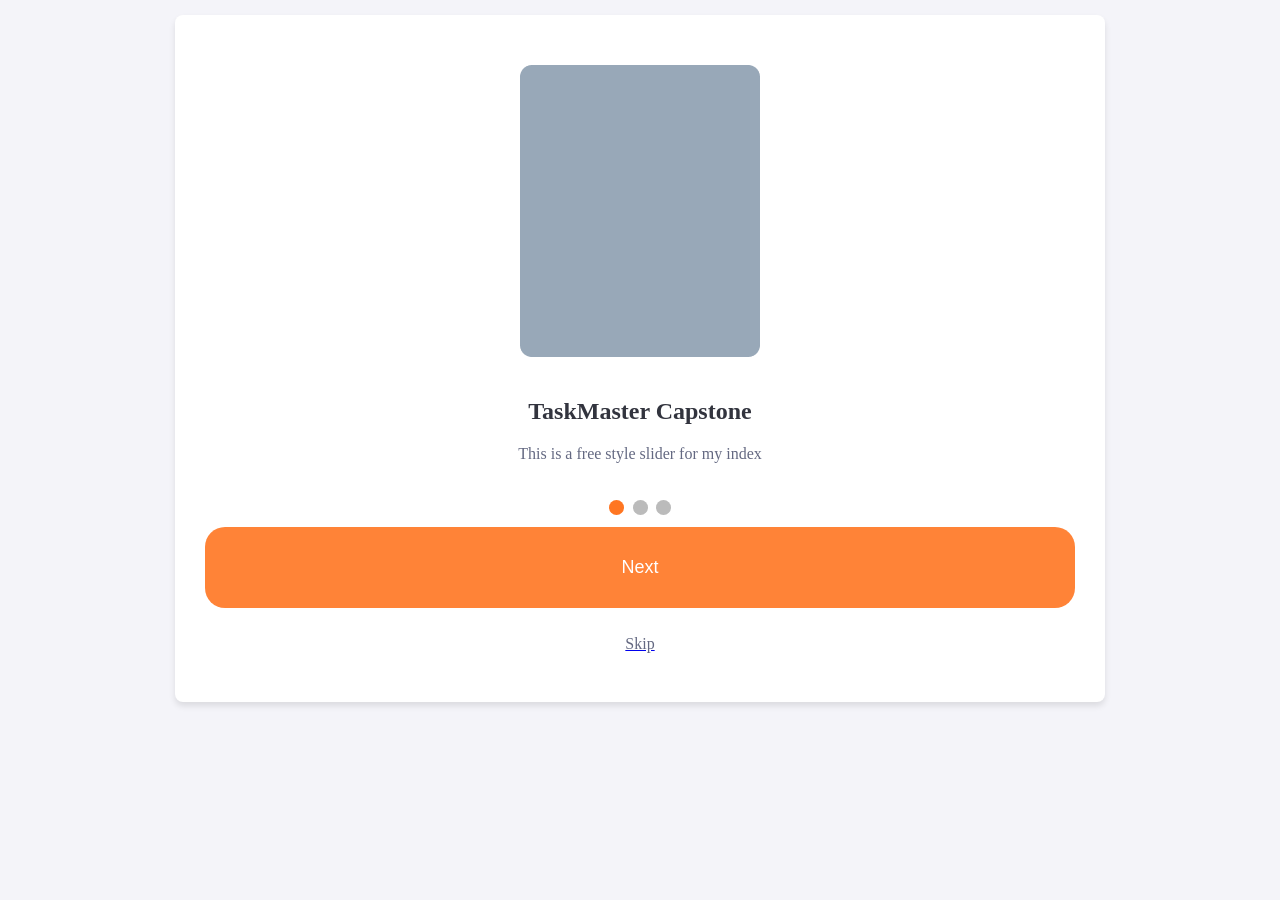
<file: Frontend/index.html>
<!DOCTYPE html>
<html lang="en">
<head>
  <meta charset="UTF-8">
  <meta name="viewport" content="width=device-width, initial-scale=1.0">
  <title>TaskMaster</title>
  <link rel="stylesheet" href="css/styles.css">
</head>
<body>
<div class="col-9 col-s-9">
    <div class="row">
      <div class="container">
         
                <div class="slideshow-container">

                    <div class="mySlides fade">
                        <div class="rectangle"><img src="assets/images/Rectangle.png" 
                            style="padding: 20px;"></div>
                            <h1>TaskMaster Capstone</h1>
                            <p>This is a free style slider for my index</p></div>

                                <div class="mySlides fade">
                                    <div class="rectangle"><img src="assets/images/Rectangle.png" 
                                        style="padding: 20px;"></div>
                                        <h1>Create your task</h1>
                                        <p>organize and arrange your tasks according to time and day</p></div>

                                            
                                                        <div class="mySlides fade">
                                                            <div class="rectangle"><img src="assets/images/Rectangle.png" 
                                                                style="padding: 20px;"></div>
                                                                <h1>Customer feedback</h1>
                                                                <p>i hope you will like our service and continue to patronizing us</p></div>
                </div>
                <br>
                <div style="text-align:center">
  <span class="dot" onclick="currentSlide(1)"></span> 
  <span class="dot" onclick="currentSlide(2)"></span> 
  <span class="dot" onclick="currentSlide(3)"></span> 
</div>
<button onclick="plusSlides(1)">Next</button>
                        <center><a href="signin.html"><p>Skip</p></a></center>
      </div>
      </div>
    </div>
    <script src="js/slider.js">
    </script>
</body>
</html>
</file>
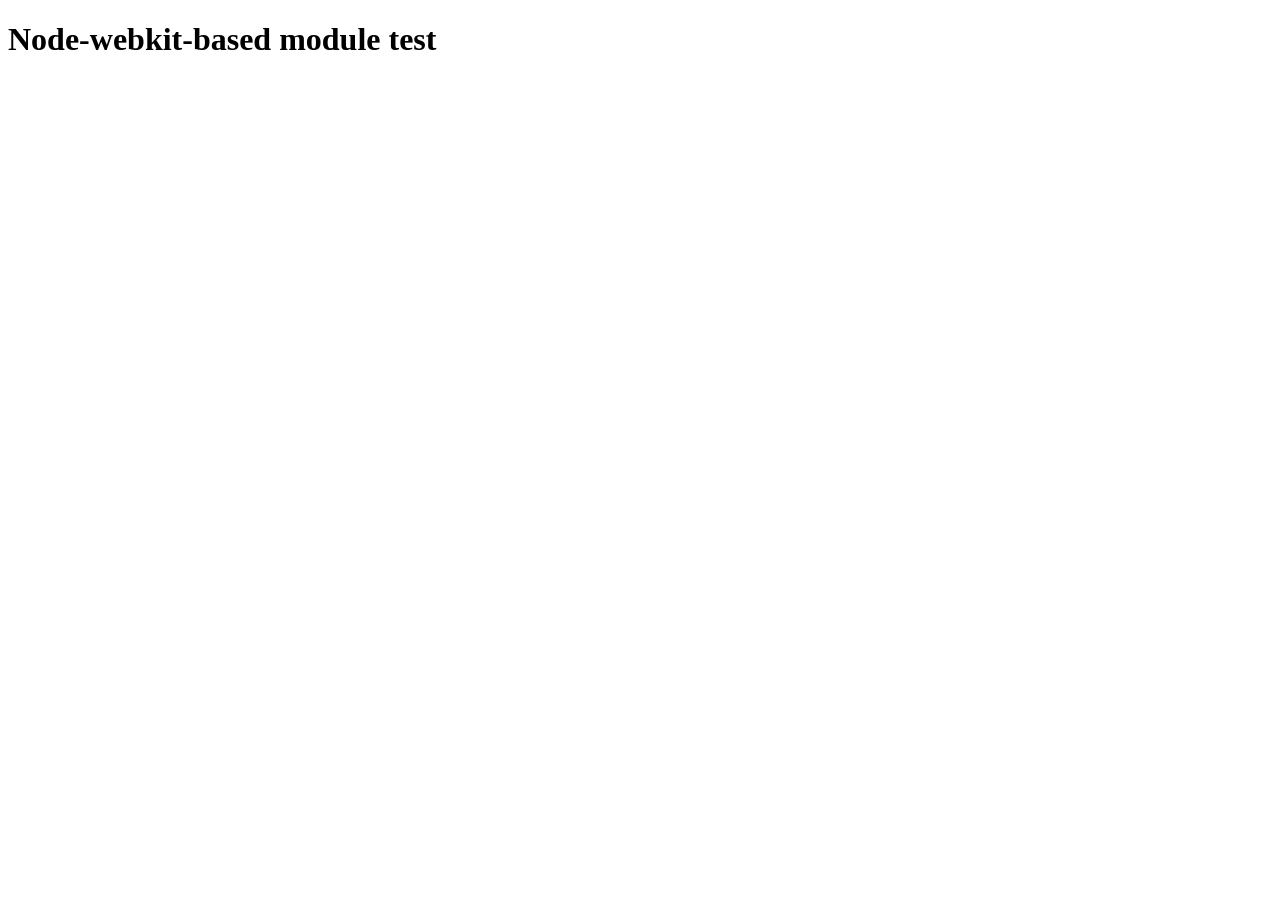
<file: backend/node_modules/@mapbox/node-pre-gyp/lib/util/nw-pre-gyp/index.html>
<!doctype html>
<html>
<head>
<meta charset="utf-8">
<title>Node-webkit-based module test</title>
<script>
function nwModuleTest(){
   var util = require('util');
   var moduleFolder = require('nw.gui').App.argv[0];
   try {
      require(moduleFolder);
   } catch(e) {
      if( process.platform !== 'win32' ){
         util.log('nw-pre-gyp error:');
         util.log(e.stack);
      }
      process.exit(1);
   }
   process.exit(0);
}
</script>
</head>
<body onload="nwModuleTest()">
<h1>Node-webkit-based module test</h1>
</body>
</html>
</file>
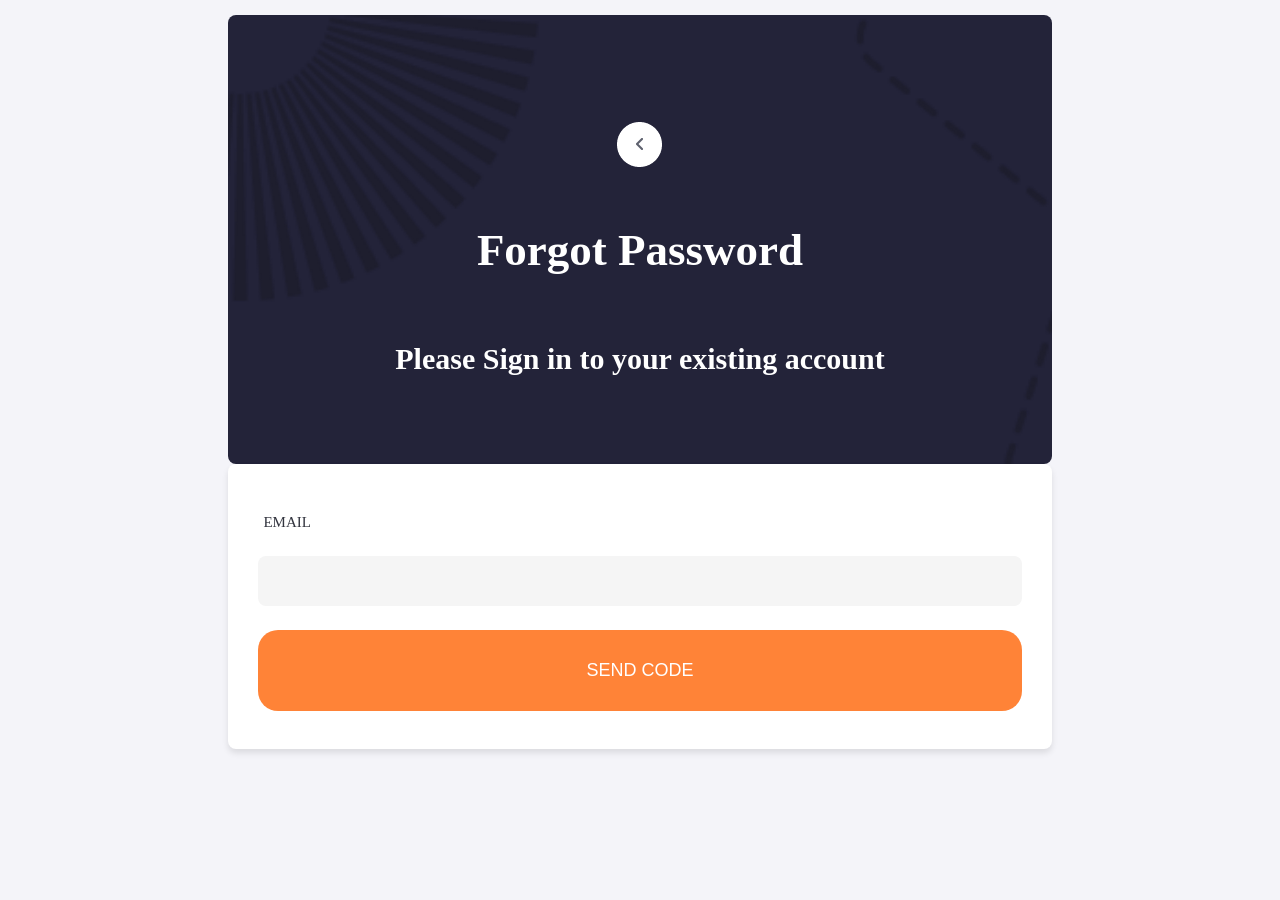
<file: Frontend/forgotpassword.html>
<!DOCTYPE html>
<html lang="en">
<head>
  <meta charset="UTF-8">
  <meta name="viewport" content="width=device-width, initial-scale=1.0">
  <title>Rasko Food</title>
  <link rel="stylesheet" href="css/styles.css">
</head>
<body>
<div class="col-8 col-s-8">
  <div class="row">
      <div class="hero">
        <div class="text">
            <img src="assets/icons/Back.png" 
            style="padding: 20px; position: relative;">
         <h2>Forgot Password</h2>
          <br>
          Please Sign in to your existing account
        </div>
      </div>

      <div class="container">
        <label for="email" placeholder="example@gmail.com"><h3>Email</h3></label>
    <input type="text" id="email" name="email" required>

    <br>

    <button type="submit">SEND CODE</button>
      </div>


    </div>   
</div>
</body>
</html>
</file>
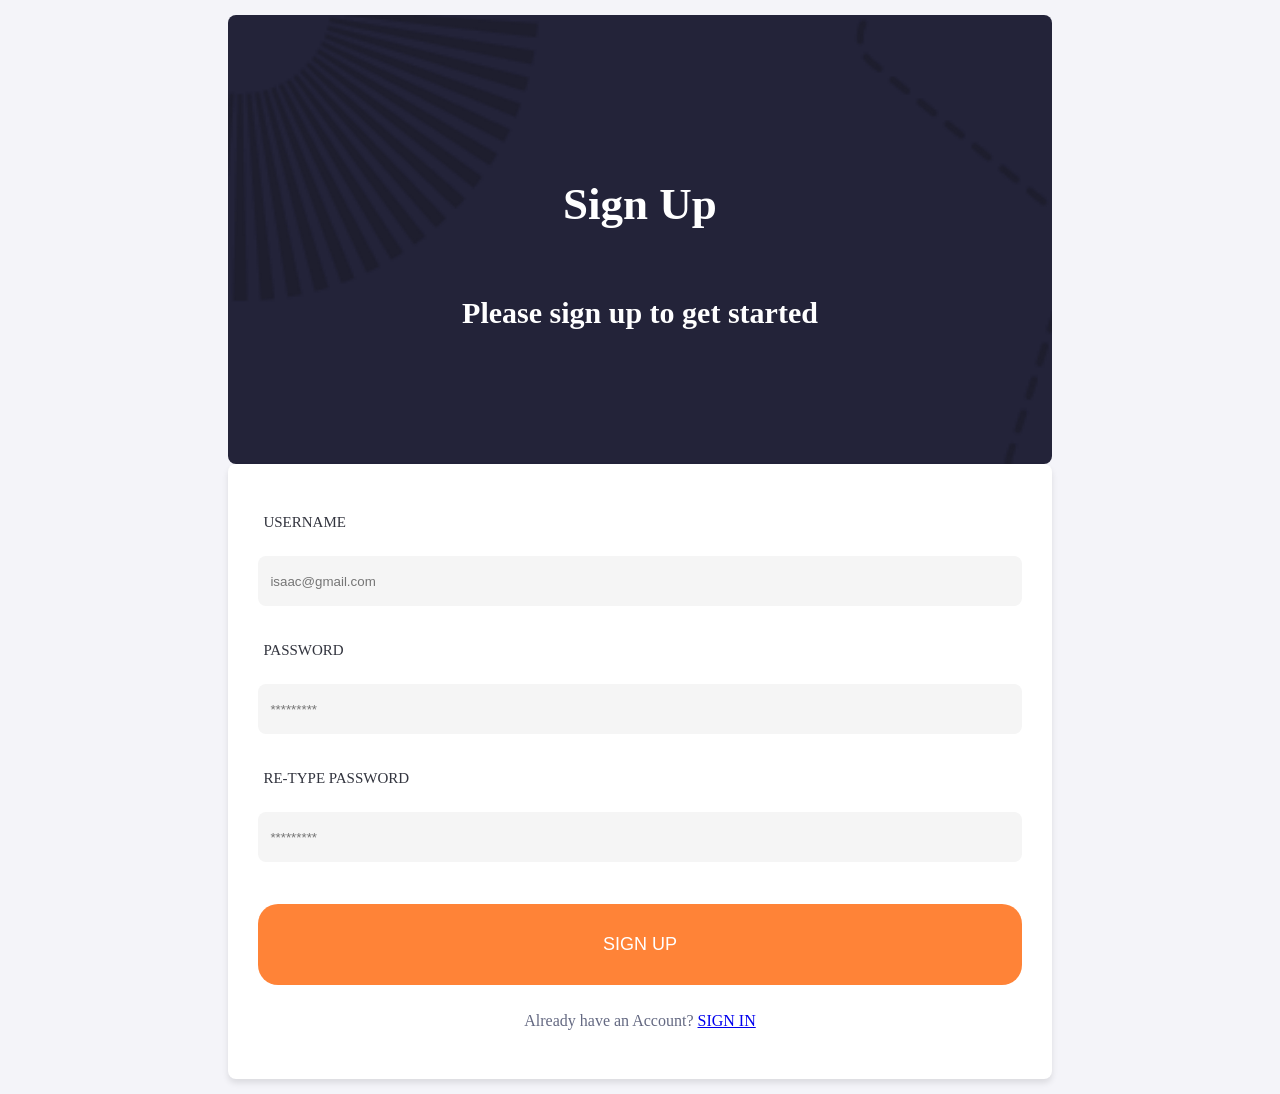
<file: Frontend/signup.html>
<!DOCTYPE html>
<html lang="en">
<head>
  <meta charset="UTF-8">
  <meta name="viewport" content="width=device-width, initial-scale=1.0">
  <title>Taskmaster</title>
  <link rel="stylesheet" href="css/styles.css">
</head>
<body>
<div class="col-8 col-s-8">
  <div class="row">
      <div class="hero">
        <div class="text">
         <h2>Sign Up</h2>
          <br>
          Please sign up to get started
        </div>
      </div>

      <div class="container">
        <form id="signup-form">
        <label for="username"><h3>Username</h3></label>
    <input type="text" placeholder="isaac@gmail.com" id="username" name="username" required>

    <label for="password"><h3>password</h3><label>
    <input type="password" placeholder="*********" id="password" name="password" required>
    <label for="password"><h3>Re-type password</h3><label>
        <input type="password" placeholder="*********" id="password" name="password" required>
    <br>
    <br>

    <button type="submit">SIGN UP</button>
    <br>
<p>Already have an Account? <a href="signin.html">SIGN IN</a></p>
  </form>
      </div>


    </div>   
</div>

<script src="js/script.js">
    </script>
</body>
</html>
</file>
<file: Frontend/css/styles.css>
* {
    box-sizing: border-box;
  }
  .row::after {
    content: "";
    clear: both;
    display: table;
  }
  
  [class*="col-"] {
    padding: 15px;
  }
body {
    font-family: Arial, sans-serif;
    margin: 0;
    padding: 0;
    display: flex;
    justify-content: center;
    align-items: center;
    background-color: #f4f4f9;
}

.container {
    text-align: center;
    background: #fff;
    padding: 30px;
    border-radius: 8px;
    box-shadow: 0 4px 6px rgba(0, 0, 0, 0.1);
  }
  /* Clear floats */
.container::after {
    content: "";
    clear: both;
    display: table;
  }

/* Logo */
.logo {
    display: flex;
    flex-direction: column;
    align-self: center;
    background-size: cover;
    background-repeat: no-repeat;
    align-items: center;
    justify-content: center;
    max-width: 100%;
    height: auto;
    object-fit: cover;
}

h1 {
    font-family: 'Sen';
font-style: normal;
font-weight: 800;
font-size: 24px;
line-height: 29px;
/* identical to box height */
text-align: center;
color: #32343E;
}
p {
    font-family: 'Sen';
font-style: normal;
font-weight: 400;
font-size: 16px;
line-height: 24px;
/* or 150% */
text-align: center;
color: #646982;
}

h3 {
  font-family: 'Sen';
  font-style: normal;
  font-weight: 400;
  font-size: 15px;
  line-height: 16px;
  padding: 5px;
  /* identical to box height */
  text-align: left;
  text-transform: uppercase;
  color: #32343E;
}

button {
    background-color: #FF7622;
    border-radius: 20px;
    font-size: 18px;
    color: white;
    padding: 30px 27px;
    margin: 8px 0;
    border: none;
    cursor: pointer;
    width: 100%;
    opacity: 0.9;
  }
  
  button:hover {
    background-color: #FF7622;
    opacity:1;
  }

  /* Slideshow container */
.slideshow-container {
    max-width: 1000px;
    position: relative;
    margin: auto;
  }
  
  /* Next & previous buttons */
  .prev, .next {
    cursor: pointer;
    position: absolute;
    top: 50%;
    width: auto;
    padding: 16px;
    margin-top: -22px;
    color: white;
    font-weight: bold;
    font-size: 18px;
    transition: 0.6s ease;
    border-radius: 0 3px 3px 0;
    user-select: none;
  }
  
  /* Position the "next button" to the right */
  .next {
    right: 0;
    border-radius: 3px 0 0 3px;
  }
  
  /* On hover, add a black background color with a little bit see-through */
  .prev:hover, .next:hover {
    background-color: rgba(0,0,0,0.8);
  }
  
  /* The dots/bullets/indicators */
  .dot {
    cursor: pointer;
    height: 15px;
    width: 15px;
    margin: 0 2px;
    background-color: #bbb;
    border-radius: 50%;
    display: inline-block;
    transition: background-color 0.6s ease;
  }
  
  .active, .dot:hover {
    background-color: #FF7622;
  }
  
  /* Fading animation */
  .fade {
    animation-name: fade;
    animation-duration: 1.5s;
  }

  .hero {
    display: flex;
    flex-direction: column;
    background-image: url("Bgasset.png");
    align-self: center;
    background-size: cover;
    background-repeat: no-repeat;
    align-items: center;
    justify-content: center;
    background-color: #232339;
    max-width: 100%;
    height: 449px;;
    object-fit: cover;
    border-radius: 8px;
}
.text {
  font-family: 'Sen';
  font-style: normal;
  font-weight: bold;
  text-align: center;
  font-size: 30px;
  line-height: 36px;
  /* identical to box height */
  color: #FFFFFF;
    
}

/* Full-width inputs */
input[type=text], input[type=password] {
  width: 100%;
  padding: 12px;
  margin-top: 6px;
  margin-bottom: 16px;
  display: inline-block;
  height: 50px;
  box-sizing: border-box;
  border: 3px grey;
  background-color: whitesmoke;
  border-radius: 8px;
}

#task-description {
    width: 100%;
  padding: 12px;
  margin-top: 6px;
  margin-bottom: 16px;
  display: inline-block;
  height: 120px;
  box-sizing: border-box;
  border: 3px grey;
  background-color: whitesmoke;
  border-radius: 8px;
}


#logout-container button {
    background-color: red;
    color: white;
    padding: 10px;
    border: none;
    border-radius: 4px;
    cursor: pointer;
    font-size: 16px;
    transition: background-color 0.3s ease;
}

#logout-container button:hover {
    background-color: red;
}

#add-task-container button {
    background-color: green;
    color: white;
    padding: 10px;
    border: none;
    border-radius: 4px;
    cursor: pointer;
    font-size: 16px;
    transition: background-color 0.3s ease;
}

#add-task-container button:hover {
    background-color: green;
}


/* Task list container */
#task-list-container {
    flex: 1;
    background-color: #fff;
    padding: 20px;
    border-radius: 8px;
    box-shadow: 0 2px 10px rgba(0, 0, 0, 0.1);
    display: flex;
    flex-direction: column;
    gap: 15px;
}

#fetch-tasks {
    background-color: #FF7622;
    color: white;
    padding: 10px;
    border: none;
    border-radius: 4px;
    cursor: pointer;
    font-size: 16px;
    transition: background-color 0.3s ease;
}

#fetch-tasks:hover {
    background-color: #FF7622;
}

#task-list {
    list-style: none;
    padding: 0;
}

#task-list li {
    background-color: #fafafa;
    padding: 15px;
    border: 1px solid #ddd;
    margin-bottom: 10px;
    border-radius: 4px;
    display: flex;
    flex-direction: column;
    gap: 10px;
}

.task-info {
    font-size: 14px;
    color: #555;
}

.task-info strong {
    color: #333;
}

#task-list li button {
    background-color: #ff7043;
    color: white;
    padding: 5px 10px;
    border: none;
    border-radius: 4px;
    cursor: pointer;
    font-size: 14px;
    transition: background-color 0.3s ease;
}

#task-list li button:hover {
    background-color: #f4511e;
}
  
  @keyframes fade {
    from {opacity: .4} 
    to {opacity: 1}
  }
  
  /* On smaller screens, decrease text size */
  @media only screen and (max-width: 300px) {
    .prev, .next,.text {font-size: 11px}
  }


/* For mobile phones: */
[class*="col-"] {
    width: 100%;
  }
  
  @media only screen and (min-width: 600px) {
    /* For tablets: */
    .col-s-1 {width: 8.33%;}
    .col-s-2 {width: 16.66%;}
    .col-s-3 {width: 25%;}
    .col-s-4 {width: 33.33%;}
    .col-s-5 {width: 41.66%;}
    .col-s-6 {width: 50%;}
    .col-s-7 {width: 58.33%;}
    .col-s-8 {width: 66.66%;}
    .col-s-9 {width: 75%;}
    .col-s-10 {width: 83.33%;}
    .col-s-11 {width: 91.66%;}
    .col-s-12 {width: 100%;}
    
  }
  @media only screen and (min-width: 768px) {
    /* For desktop: */
    .col-1 {width: 8.33%;}
    .col-2 {width: 16.66%;}
    .col-3 {width: 25%;}
    .col-4 {width: 33.33%;}
    .col-5 {width: 41.66%;}
    .col-6 {width: 50%;}
    .col-7 {width: 58.33%;}
    .col-8 {width: 66.66%;}
    .col-9 {width: 75%;}
    .col-10 {width: 83.33%;}
    .col-11 {width: 91.66%;}
    .col-12 {width: 100%;}
  }
</file>
